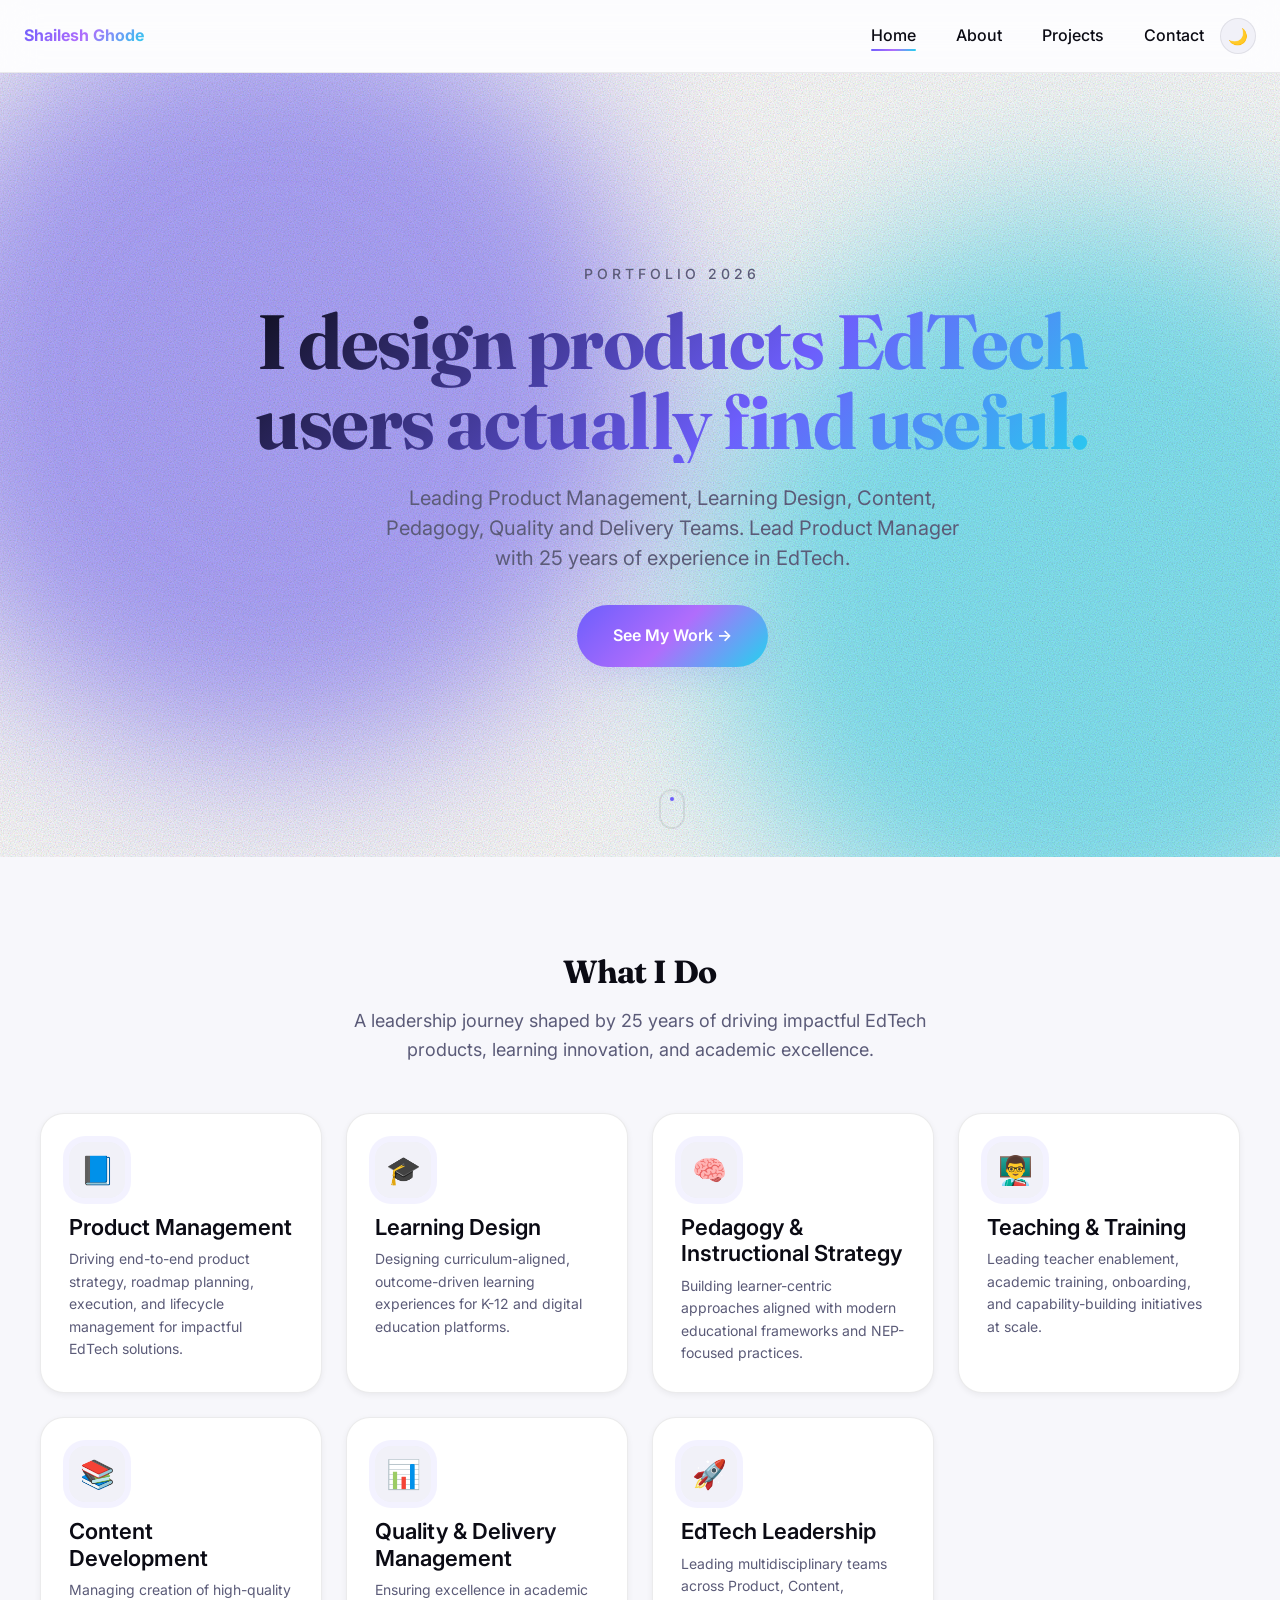
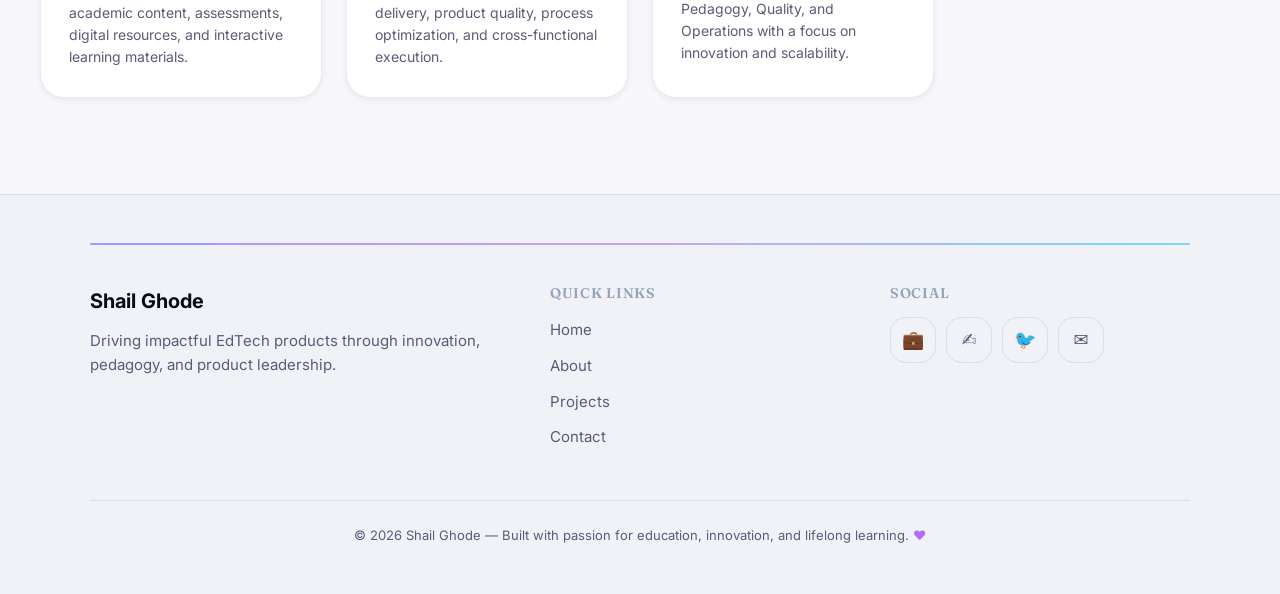
<file: index.html>
<!DOCTYPE html>
<html lang="en">
<head>
  <meta charset="UTF-8">
  <meta name="viewport" content="width=device-width, initial-scale=1.0">
  <script>
    (function () {
      var stored = localStorage.getItem("aanya-theme");
      var prefersDark = window.matchMedia("(prefers-color-scheme: dark)").matches;
      document.documentElement.setAttribute("data-theme", stored || (prefersDark ? "dark" : "light"));
    })();
  </script>
  <title>Shailesh Ghode | Product Management Expert</title>
  <link rel="stylesheet" href="styles.css">
</head>
<body>

  <!-- Main site navigation: stays at the top while you scroll -->
  <nav class="nav">
    <!-- Brand / logo area on the left -->
    <a href="index.html" class="nav__brand">Shailesh Ghode</a>

    <div class="nav__controls">
      <ul id="nav-menu" class="nav__links">
        <li><a href="index.html" class="nav__link active">Home</a></li>
        <li><a href="about.html" class="nav__link">About</a></li>
        <li><a href="projects.html" class="nav__link">Projects</a></li>
        <li><a href="contact.html" class="nav__link">Contact</a></li>
      </ul>
      <button type="button" class="nav__theme-toggle" id="theme-toggle" aria-label="Switch to dark mode">🌙</button>
      <button
        class="nav__toggle"
        type="button"
        aria-expanded="false"
        aria-controls="nav-menu"
        aria-label="Toggle navigation menu"
      >
        <span class="nav__toggle-icon" aria-hidden="true">☰</span>
      </button>
    </div>
  </nav>

  <section class="hero">
    <p class="hero__eyebrow">PORTFOLIO 2026</p>
    <h1 class="hero__title">I design products EdTech users actually find useful.</h1>
    <p class="hero__subtitle">Leading Product Management, Learning Design, Content, Pedagogy, Quality and Delivery Teams. Lead Product Manager with 25 years of experience in EdTech.</p>
    <a href="projects.html" class="hero__cta btn-shine">See My Work →</a>
    <div class="hero__scroll" aria-hidden="true"><span></span></div>
  </section>

  <section class="skills">
    <h2 class="skills__heading">What I Do</h2>
    <p class="skills__tagline">A leadership journey shaped by 25 years of driving impactful EdTech products, learning innovation, and academic excellence.</p>

    <div class="skills__grid">
      <!-- Product Management card -->
      <article class="skills__card reveal">
        <span class="skills__icon" aria-hidden="true">📘</span>
        <h3 class="skills__name">Product Management</h3>
        <p class="skills__desc">Driving end-to-end product strategy, roadmap planning, execution, and lifecycle management for impactful EdTech solutions.</p>
      </article>

      <!-- Learning Design card -->
      <article class="skills__card reveal">
        <span class="skills__icon" aria-hidden="true">🎓</span>
        <h3 class="skills__name">Learning Design</h3>
        <p class="skills__desc">Designing curriculum-aligned, outcome-driven learning experiences for K-12 and digital education platforms.</p>
      </article>

      <!-- Pedagogy & Instructional Strategy card -->
      <article class="skills__card reveal">
        <span class="skills__icon" aria-hidden="true">🧠</span>
        <h3 class="skills__name">Pedagogy &amp; Instructional Strategy</h3>
        <p class="skills__desc">Building learner-centric approaches aligned with modern educational frameworks and NEP-focused practices.</p>
      </article>

      <!-- Teaching & Training card -->
      <article class="skills__card reveal">
        <span class="skills__icon" aria-hidden="true">👨‍🏫</span>
        <h3 class="skills__name">Teaching &amp; Training</h3>
        <p class="skills__desc">Leading teacher enablement, academic training, onboarding, and capability-building initiatives at scale.</p>
      </article>

      <!-- Content Development card -->
      <article class="skills__card reveal">
        <span class="skills__icon" aria-hidden="true">📚</span>
        <h3 class="skills__name">Content Development</h3>
        <p class="skills__desc">Managing creation of high-quality academic content, assessments, digital resources, and interactive learning materials.</p>
      </article>

      <!-- Quality & Delivery Management card -->
      <article class="skills__card reveal">
        <span class="skills__icon" aria-hidden="true">📊</span>
        <h3 class="skills__name">Quality &amp; Delivery Management</h3>
        <p class="skills__desc">Ensuring excellence in academic delivery, product quality, process optimization, and cross-functional execution.</p>
      </article>

      <!-- EdTech Leadership card -->
      <article class="skills__card reveal">
        <span class="skills__icon" aria-hidden="true">🚀</span>
        <h3 class="skills__name">EdTech Leadership</h3>
        <p class="skills__desc">Leading multidisciplinary teams across Product, Content, Pedagogy, Quality, and Operations with a focus on innovation and scalability.</p>
      </article>
    </div>
  </section>

  <footer class="footer">
    <div class="footer__inner">
      <div class="footer__accent" aria-hidden="true"></div>
      <div class="footer__columns">
        <div class="footer__brand">
          <p class="footer__name">Shail Ghode</p>
          <p class="footer__tagline">Driving impactful EdTech products through innovation, pedagogy, and product leadership.</p>
        </div>
        <div class="footer__col">
          <h2 class="footer__heading">Quick links</h2>
          <ul class="footer__links">
            <li><a href="index.html">Home</a></li>
            <li><a href="about.html">About</a></li>
            <li><a href="projects.html">Projects</a></li>
            <li><a href="contact.html">Contact</a></li>
          </ul>
        </div>
        <div class="footer__col">
          <h2 class="footer__heading">Social</h2>
          <ul class="footer__social">
            <li><a href="https://linkedin.com" target="_blank" rel="noopener noreferrer" class="social-icon-btn" aria-label="LinkedIn"><span aria-hidden="true">💼</span></a></li>
            <li><a href="https://medium.com" target="_blank" rel="noopener noreferrer" class="social-icon-btn" aria-label="Medium"><span aria-hidden="true">✍️</span></a></li>
            <li><a href="https://twitter.com" target="_blank" rel="noopener noreferrer" class="social-icon-btn" aria-label="Twitter"><span aria-hidden="true">🐦</span></a></li>
            <li><a href="mailto:shailesh.ghode@example.com" class="social-icon-btn" aria-label="Email"><span aria-hidden="true">✉️</span></a></li>
          </ul>
        </div>
      </div>
      <p class="footer__copy">© 2026 Shail Ghode — Built with passion for education, innovation, and lifelong learning. <span class="footer__heart" aria-hidden="true">♥</span></p>
    </div>
  </footer>

  <script src="script.js"></script>
</body>
</html>
</file>
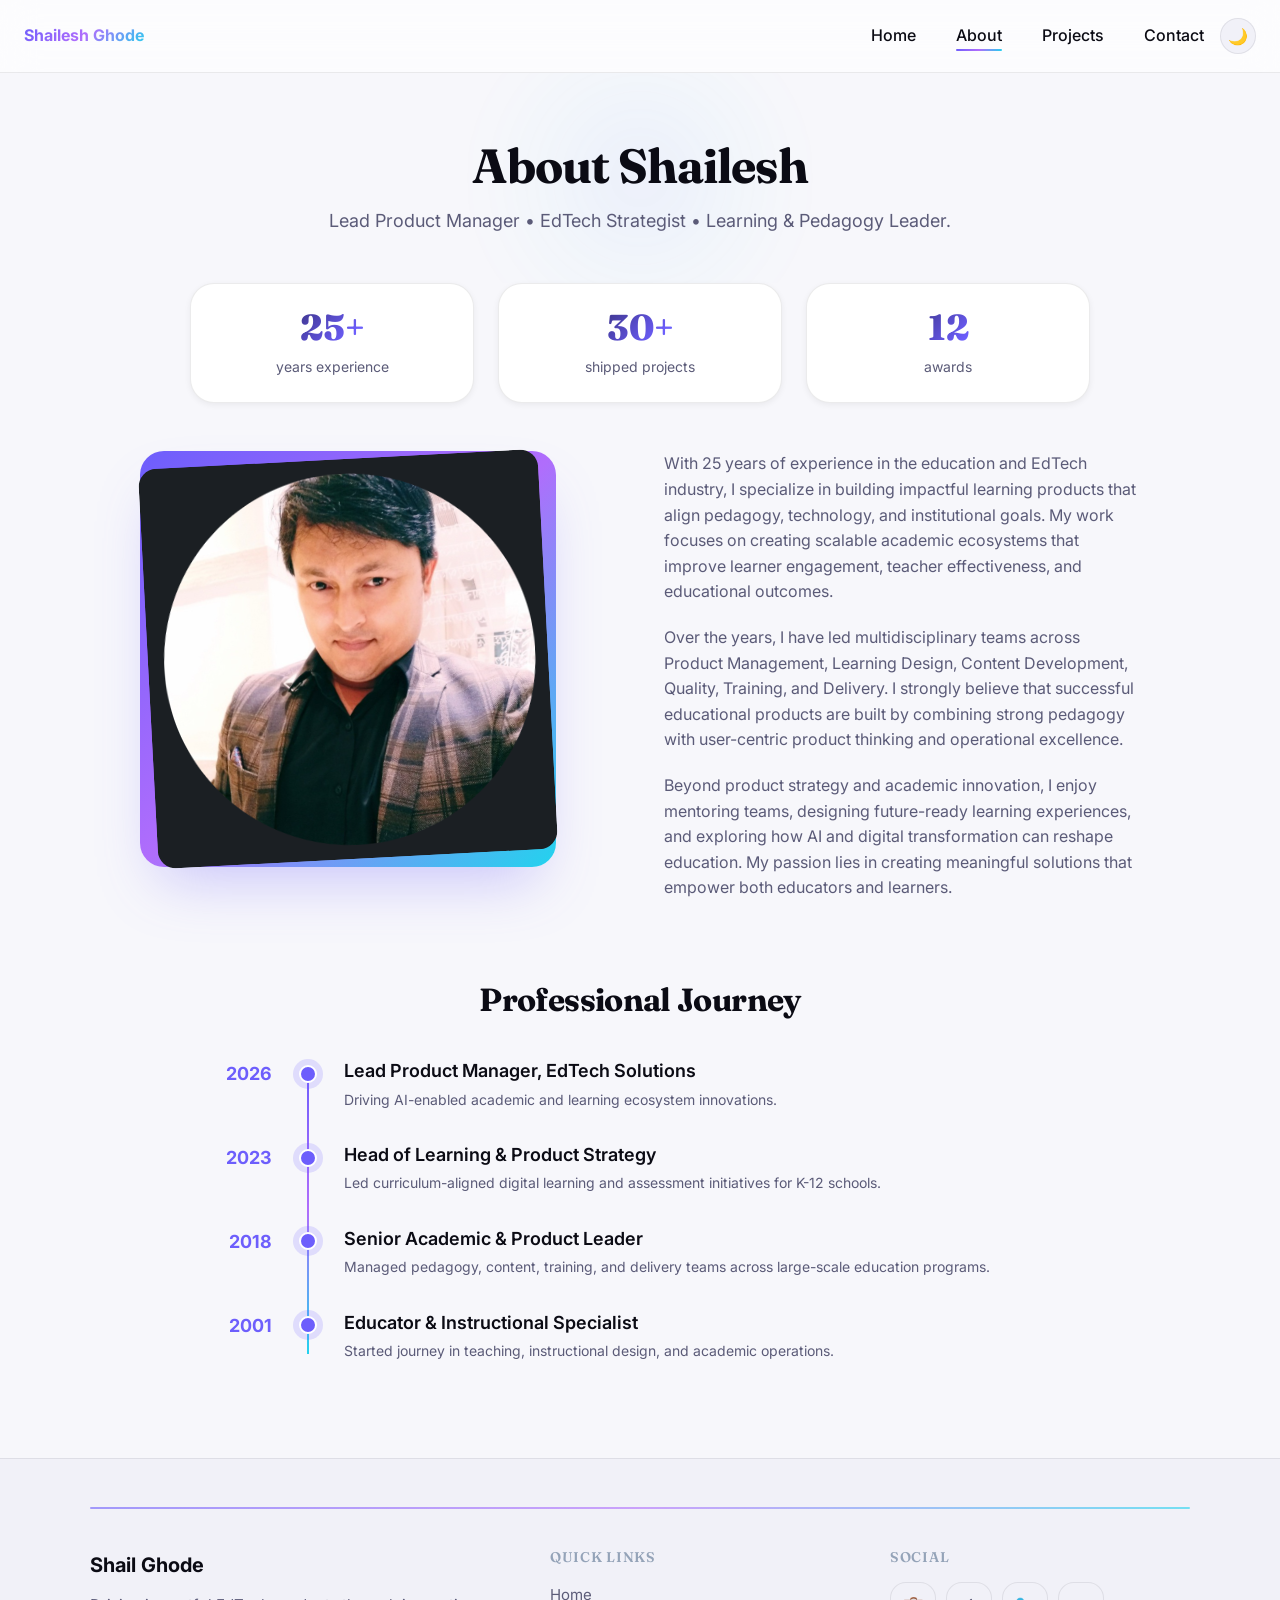
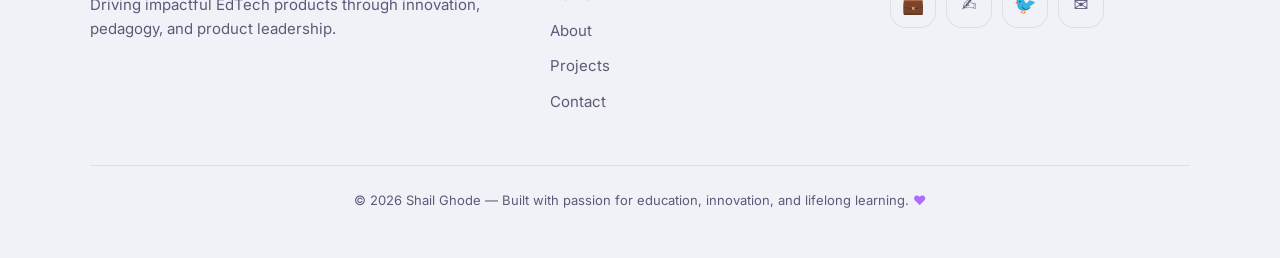
<file: about.html>
<!DOCTYPE html>
<html lang="en">
<head>
  <meta charset="UTF-8">
  <meta name="viewport" content="width=device-width, initial-scale=1.0">
  <script>
    (function () {
      var stored = localStorage.getItem("aanya-theme");
      var prefersDark = window.matchMedia("(prefers-color-scheme: dark)").matches;
      document.documentElement.setAttribute("data-theme", stored || (prefersDark ? "dark" : "light"));
    })();
  </script>
  <title>About | Shailesh Ghode</title>
  <link rel="stylesheet" href="styles.css">
</head>
<body>

  <!-- Main site navigation: stays at the top while you scroll -->
  <nav class="nav">
    <!-- Brand / logo area on the left -->
    <a href="index.html" class="nav__brand">Shailesh Ghode</a>

    <div class="nav__controls">
      <ul id="nav-menu" class="nav__links">
        <li><a href="index.html" class="nav__link">Home</a></li>
        <li><a href="about.html" class="nav__link active">About</a></li>
        <li><a href="projects.html" class="nav__link">Projects</a></li>
        <li><a href="contact.html" class="nav__link">Contact</a></li>
      </ul>
      <button type="button" class="nav__theme-toggle" id="theme-toggle" aria-label="Switch to dark mode">🌙</button>
      <button
        class="nav__toggle"
        type="button"
        aria-expanded="false"
        aria-controls="nav-menu"
        aria-label="Toggle navigation menu"
      >
        <span class="nav__toggle-icon" aria-hidden="true">☰</span>
      </button>
    </div>
  </nav>

  <header class="about-header">
    <h1 class="about-header__title">About Shailesh</h1>
    <p class="about-header__subtitle">Lead Product Manager • EdTech Strategist • Learning &amp; Pedagogy Leader.</p>
  </header>

  <section class="about-stats reveal">
    <div class="about-stats__item">
      <span class="about-stats__num" data-count="25" data-suffix="+">0</span>
      <span class="about-stats__label">years experience</span>
    </div>
    <div class="about-stats__item">
      <span class="about-stats__num" data-count="30" data-suffix="+">0</span>
      <span class="about-stats__label">shipped projects</span>
    </div>
    <div class="about-stats__item">
      <span class="about-stats__num" data-count="12">0</span>
      <span class="about-stats__label">awards</span>
    </div>
  </section>

  <section class="about-intro">
    <div class="about-intro__grid">
      <div class="about-intro__image-wrap">
      <img
        class="about-intro__image"
        src="Shail.png"
        alt="Shail Ghode — EdTech product leader"
        width="400"
        height="400"
      >
      </div>
      <div class="about-intro__bio">
        <p>With 25 years of experience in the education and EdTech industry, I specialize in building impactful learning products that align pedagogy, technology, and institutional goals. My work focuses on creating scalable academic ecosystems that improve learner engagement, teacher effectiveness, and educational outcomes.</p>
        <p>Over the years, I have led multidisciplinary teams across Product Management, Learning Design, Content Development, Quality, Training, and Delivery. I strongly believe that successful educational products are built by combining strong pedagogy with user-centric product thinking and operational excellence.</p>
        <p>Beyond product strategy and academic innovation, I enjoy mentoring teams, designing future-ready learning experiences, and exploring how AI and digital transformation can reshape education. My passion lies in creating meaningful solutions that empower both educators and learners.</p>
      </div>
    </div>
  </section>

  <section class="about-journey">
    <h2 class="about-journey__heading">Professional Journey</h2>
    <ol class="timeline">
      <li class="timeline__item reveal">
        <span class="timeline__year">2026</span>
        <span class="timeline__track" aria-hidden="true"></span>
        <div class="timeline__content">
          <h3 class="timeline__role">Lead Product Manager, EdTech Solutions</h3>
          <p class="timeline__desc">Driving AI-enabled academic and learning ecosystem innovations.</p>
        </div>
      </li>
      <li class="timeline__item reveal">
        <span class="timeline__year">2023</span>
        <span class="timeline__track" aria-hidden="true"></span>
        <div class="timeline__content">
          <h3 class="timeline__role">Head of Learning &amp; Product Strategy</h3>
          <p class="timeline__desc">Led curriculum-aligned digital learning and assessment initiatives for K-12 schools.</p>
        </div>
      </li>
      <li class="timeline__item reveal">
        <span class="timeline__year">2018</span>
        <span class="timeline__track" aria-hidden="true"></span>
        <div class="timeline__content">
          <h3 class="timeline__role">Senior Academic &amp; Product Leader</h3>
          <p class="timeline__desc">Managed pedagogy, content, training, and delivery teams across large-scale education programs.</p>
        </div>
      </li>
      <li class="timeline__item reveal">
        <span class="timeline__year">2001</span>
        <span class="timeline__track" aria-hidden="true"></span>
        <div class="timeline__content">
          <h3 class="timeline__role">Educator &amp; Instructional Specialist</h3>
          <p class="timeline__desc">Started journey in teaching, instructional design, and academic operations.</p>
        </div>
      </li>
    </ol>
  </section>

  <footer class="footer">
    <div class="footer__inner">
      <div class="footer__accent" aria-hidden="true"></div>
      <div class="footer__columns">
        <div class="footer__brand">
          <p class="footer__name">Shail Ghode</p>
          <p class="footer__tagline">Driving impactful EdTech products through innovation, pedagogy, and product leadership.</p>
        </div>
        <div class="footer__col">
          <h2 class="footer__heading">Quick links</h2>
          <ul class="footer__links">
            <li><a href="index.html">Home</a></li>
            <li><a href="about.html">About</a></li>
            <li><a href="projects.html">Projects</a></li>
            <li><a href="contact.html">Contact</a></li>
          </ul>
        </div>
        <div class="footer__col">
          <h2 class="footer__heading">Social</h2>
          <ul class="footer__social">
            <li><a href="https://linkedin.com" target="_blank" rel="noopener noreferrer" class="social-icon-btn" aria-label="LinkedIn"><span aria-hidden="true">💼</span></a></li>
            <li><a href="https://medium.com" target="_blank" rel="noopener noreferrer" class="social-icon-btn" aria-label="Medium"><span aria-hidden="true">✍️</span></a></li>
            <li><a href="https://twitter.com" target="_blank" rel="noopener noreferrer" class="social-icon-btn" aria-label="Twitter"><span aria-hidden="true">🐦</span></a></li>
            <li><a href="mailto:shailesh.ghode@example.com" class="social-icon-btn" aria-label="Email"><span aria-hidden="true">✉️</span></a></li>
          </ul>
        </div>
      </div>
      <p class="footer__copy">© 2026 Shail Ghode — Built with passion for education, innovation, and lifelong learning. <span class="footer__heart" aria-hidden="true">♥</span></p>
    </div>
  </footer>

  <script src="script.js"></script>
</body>
</html>
</file>
<file: styles.css>
@import url("https://fonts.googleapis.com/css2?family=Fraunces:opsz,wght@9..144,600;800&family=Inter:wght@400;500;600;700&display=swap");

:root {
  /* Light theme (default) */
  --bg: #f7f7fb;
  --surface: #ffffff;
  --surface-2: #f1f1f8;
  --text: #0b0b14;
  --text-muted: #5b5b78;
  --border: rgba(11, 11, 20, 0.08);
  --primary: #6d5efc;
  --primary-2: #b06dfc;
  --accent: #22d3ee;
  --success: #16a34a;
  --danger: #ef4444;
  --shadow-sm: 0 2px 6px rgba(11, 11, 20, 0.06);
  --shadow-md: 0 12px 32px -8px rgba(109, 94, 252, 0.18);
  --shadow-lg: 0 30px 60px -20px rgba(109, 94, 252, 0.35);
  --radius-sm: 10px;
  --radius-md: 16px;
  --radius-lg: 24px;
  --radius-pill: 999px;
  --ease: cubic-bezier(0.2, 0.7, 0.2, 1);
  --dur-fast: 180ms;
  --dur: 320ms;
  --dur-slow: 650ms;
  --grad-hero: linear-gradient(135deg, #6d5efc 0%, #b06dfc 50%, #22d3ee 100%);
  --grad-text: linear-gradient(135deg, #0b0b14 0%, #6d5efc 60%, #22d3ee 100%);

  /* Legacy aliases */
  --color-bg: var(--surface);
  --color-text: var(--text);
  --color-muted: var(--text-muted);
  --color-primary: var(--primary);
  --color-primary-dark: var(--primary-2);
  --color-accent: var(--accent);
  --color-surface: var(--surface-2);
}

:root[data-theme="dark"] {
  --bg: #08090f;
  --surface: #13141f;
  --surface-2: #1c1d2e;
  --text: #f5f5fa;
  --text-muted: #9ca3b7;
  --border: rgba(245, 245, 250, 0.1);
  --shadow-sm: 0 2px 8px rgba(0, 0, 0, 0.4);
  --shadow-md: 0 14px 40px -10px rgba(34, 211, 238, 0.2);
  --shadow-lg: 0 30px 80px -20px rgba(109, 94, 252, 0.45);
  --grad-text: linear-gradient(135deg, #ffffff 0%, #b06dfc 60%, #22d3ee 100%);
}

html {
  scroll-behavior: smooth;
}

body {
  margin: 0;
  font-family: "Inter", system-ui, sans-serif;
  font-size: 16px;
  line-height: 1.6;
  color: var(--text);
  background-color: var(--bg);
}

h1,
h2 {
  font-family: "Fraunces", Georgia, serif;
  line-height: 1.2;
  letter-spacing: -0.02em;
}

h1 {
  font-size: 48px;
}

h2 {
  font-size: 32px;
}

h3 {
  font-size: 22px;
  line-height: 1.2;
}

/* === NAVIGATION === */

.nav {
  position: sticky;
  top: 0;
  z-index: 100;
  display: flex;
  align-items: center;
  justify-content: space-between;
  height: 64px;
  padding: 0 2rem;
  background-color: var(--color-text);
  font-size: 16px;
}

.nav__brand,
.nav__link {
  color: var(--color-bg);
  text-decoration: none;
  transition: color 0.2s ease;
}

.nav__brand:hover,
.nav__link:hover {
  color: var(--color-accent);
}

.nav__links {
  display: flex;
  align-items: center;
  gap: 2.5rem;
  margin: 0;
  padding: 0;
  list-style: none;
}

.nav__link.active {
  text-decoration: underline;
  text-decoration-color: var(--color-accent);
  text-underline-offset: 4px;
}

.nav__toggle {
  display: none;
  align-items: center;
  justify-content: center;
  width: 44px;
  height: 44px;
  padding: 0;
  border: none;
  border-radius: 8px;
  background: transparent;
  color: var(--color-bg);
  cursor: pointer;
}

.nav__toggle-icon {
  display: inline-block;
  font-size: 24px;
  line-height: 1;
  transition: transform 0.25s ease, opacity 0.25s ease;
}

.nav--open .nav__toggle-icon {
  transform: rotate(90deg);
}

/* === HERO === */

.hero {
  display: flex;
  flex-direction: column;
  align-items: center;
  justify-content: center;
  width: 100%;
  height: 80vh;
  padding: 2rem;
  background: linear-gradient(to bottom right, #4f46e5, #9333ea);
  color: var(--color-bg);
  text-align: center;
}

.hero__eyebrow {
  margin: 0 0 1rem;
  font-size: 14px;
  font-weight: 500;
  letter-spacing: 4px;
  text-transform: uppercase;
  opacity: 0.6;
}

.hero__title {
  margin: 0 0 1.25rem;
  max-width: 800px;
  font-weight: 700;
}

.hero__subtitle {
  margin: 0 0 2rem;
  max-width: 600px;
  font-size: 20px;
  line-height: 1.5;
  opacity: 0.8;
}

.hero__cta {
  display: inline-block;
  padding: 16px 32px;
  border-radius: 999px;
  background-color: var(--color-bg);
  color: var(--color-text);
  font-size: 16px;
  font-weight: 600;
  text-decoration: none;
  box-shadow: 0 4px 14px rgba(0, 0, 0, 0.15);
  transition: transform 0.2s ease, box-shadow 0.2s ease;
  animation: hero-cta-float 2s ease-in-out infinite;
}

@keyframes hero-cta-float {
  0%,
  100% {
    transform: translateY(0);
  }
  50% {
    transform: translateY(-3px);
  }
}

.hero__cta:hover {
  transform: translateY(-4px);
  box-shadow: 0 8px 20px rgba(0, 0, 0, 0.2);
}

/* === SKILLS === */

.skills {
  padding: 96px 24px;
  text-align: center;
}

.skills__heading {
  margin: 0 0 16px;
  font-weight: 700;
  color: var(--color-text);
}

.skills__tagline {
  margin: 0 auto 48px;
  max-width: 640px;
  font-size: 18px;
  color: var(--color-muted);
}

.skills__grid {
  display: grid;
  grid-template-columns: repeat(auto-fit, minmax(260px, 1fr));
  gap: 24px;
  max-width: 1200px;
  margin: 0 auto;
  text-align: left;
}

.skills__card {
  padding: 24px;
  border: 1px solid #e5e7eb;
  border-radius: 16px;
  background-color: var(--color-bg);
  box-shadow: 0 4px 12px rgba(0, 0, 0, 0.06);
  transition: transform 0.2s ease, box-shadow 0.2s ease;
}

.skills__card:hover {
  transform: translateY(-6px);
  box-shadow: 0 12px 24px rgba(0, 0, 0, 0.12);
}

.skills__icon {
  display: block;
  margin-bottom: 12px;
  font-size: 48px;
  line-height: 1;
}

.skills__name {
  margin: 0 0 8px;
  font-weight: 600;
  color: var(--color-text);
}

.skills__desc {
  margin: 0;
  font-size: 14px;
  line-height: 1.6;
  color: var(--color-muted);
}

/* === ABOUT === */

.about-header {
  padding: 64px 24px 48px;
  max-width: 900px;
  margin: 0 auto;
  text-align: center;
}

.about-header__title {
  margin: 0 0 12px;
  font-weight: 700;
  color: var(--color-text);
}

.about-header__subtitle {
  margin: 0;
  font-size: 18px;
  color: var(--color-muted);
}

.about-intro {
  padding: 0 24px 80px;
}

.about-intro__grid {
  display: grid;
  grid-template-columns: 1fr 1fr;
  gap: 48px;
  align-items: start;
  max-width: 1000px;
  margin: 0 auto;
}

.about-intro__image {
  width: 400px;
  height: 400px;
  max-width: 100%;
  border-radius: 50%;
  object-fit: cover;
}

.about-intro__bio p {
  margin: 0 0 1.25rem;
  color: #374151;
}

.about-intro__bio p:last-child {
  margin-bottom: 0;
}

.about-journey {
  padding: 0 24px 96px;
  max-width: 880px;
  margin: 0 auto;
}

.about-journey__heading {
  margin: 0 0 40px;
  font-weight: 700;
  color: var(--color-text);
  text-align: center;
}

.timeline {
  --timeline-year: 4.5rem;
  --timeline-track: 1.5rem;
  --timeline-gap: 1.5rem;
  position: relative;
  margin: 0;
  padding: 0;
  list-style: none;
}

.timeline::before {
  content: "";
  position: absolute;
  left: calc(var(--timeline-year) + var(--timeline-gap) + var(--timeline-track) / 2);
  top: 0.5rem;
  bottom: 0.5rem;
  width: 2px;
  background-color: #93c5fd;
  transform: translateX(-50%);
}

.timeline__item {
  display: grid;
  grid-template-columns: var(--timeline-year) var(--timeline-track) minmax(0, 1fr);
  column-gap: var(--timeline-gap);
  align-items: start;
  padding-bottom: 2rem;
}

.timeline__item:last-child {
  padding-bottom: 0;
}

.timeline__year {
  grid-column: 1;
  padding-top: 0.25rem;
  font-size: 18px;
  font-weight: 700;
  color: var(--color-primary);
  text-align: right;
  line-height: 1.2;
}

.timeline__track {
  grid-column: 2;
  display: flex;
  justify-content: center;
  padding-top: 0.35rem;
}

.timeline__track::before {
  content: "";
  width: 12px;
  height: 12px;
  border-radius: 50%;
  background-color: #93c5fd;
  border: 2px solid var(--color-bg);
  box-shadow: 0 0 0 2px #93c5fd;
  flex-shrink: 0;
  position: relative;
  z-index: 1;
}

.timeline__content {
  grid-column: 3;
  min-width: 0;
  padding-top: 0;
}

.timeline__role {
  margin: 0 0 6px;
  font-size: 18px;
  font-weight: 600;
  line-height: 1.3;
  color: var(--color-text);
}

.timeline__desc {
  margin: 0;
  font-size: 14px;
  line-height: 1.6;
  color: var(--color-muted);
}

/* === PROJECTS === */

.projects-header {
  padding: 64px 24px 48px;
  max-width: 900px;
  margin: 0 auto;
  text-align: center;
}

.projects-header__title {
  margin: 0 0 12px;
  font-weight: 700;
  color: var(--color-text);
}

.projects-header__subtitle {
  margin: 0;
  font-size: 18px;
  line-height: 1.6;
  color: var(--color-muted);
}

.projects {
  padding: 0 24px 96px;
}

.projects__grid {
  display: grid;
  grid-template-columns: repeat(auto-fit, minmax(320px, 1fr));
  gap: 32px;
  max-width: 1200px;
  margin: 0 auto;
}

.project-card {
  overflow: hidden;
  border: 1px solid #e5e7eb;
  border-radius: 12px;
  background-color: var(--color-bg);
  box-shadow: 0 4px 12px rgba(0, 0, 0, 0.06);
}

.project-card__image {
  display: block;
  width: 100%;
  aspect-ratio: 16 / 9;
  object-fit: cover;
}

.project-card__body {
  padding: 24px;
}

.project-card__title {
  margin: 0 0 8px;
  font-weight: 600;
  color: var(--color-text);
}

.project-card__desc {
  margin: 0 0 16px;
  font-size: 14px;
  line-height: 1.6;
  color: var(--color-muted);
}

.project-card__tags {
  display: flex;
  flex-wrap: wrap;
  gap: 8px;
  margin-bottom: 16px;
}

.project-card__tag {
  padding: 4px 10px;
  border-radius: 999px;
  background-color: #dbeafe;
  font-size: 12px;
  font-weight: 500;
  color: #1d4ed8;
}

.project-card__link {
  display: inline-block;
  font-size: 15px;
  font-weight: 600;
  color: var(--color-primary);
  text-decoration: none;
  transition: text-decoration 0.2s ease;
}

.project-card__link:hover {
  text-decoration: underline;
}

/* === CONTACT === */

.contact-header {
  padding: 64px 24px 48px;
  max-width: 900px;
  margin: 0 auto;
  text-align: center;
}

.contact-header__title {
  margin: 0 0 12px;
  font-weight: 700;
  color: var(--color-text);
}

.contact-header__subtitle {
  margin: 0;
  font-size: 18px;
  line-height: 1.6;
  color: var(--color-muted);
}

.contact {
  padding: 0 24px 96px;
}

.contact__grid {
  display: grid;
  grid-template-columns: 1fr 1.2fr;
  gap: 48px;
  align-items: start;
  max-width: 1000px;
  margin: 0 auto;
}

.contact-card {
  padding: 32px;
  border: 1px solid #e5e7eb;
  border-radius: 12px;
  background-color: var(--color-surface);
  box-shadow: 0 4px 12px rgba(0, 0, 0, 0.04);
}

.contact-card__heading {
  margin: 0 0 24px;
  font-weight: 600;
  color: var(--color-text);
}

.contact-card__item {
  margin: 0 0 20px;
  line-height: 1.6;
  color: #374151;
}

.contact-card__item a {
  color: var(--color-primary);
  text-decoration: none;
}

.contact-card__item a:hover {
  text-decoration: underline;
}

.contact-card__label {
  display: block;
  margin-bottom: 4px;
  font-size: 12px;
  font-weight: 600;
  letter-spacing: 0.05em;
  text-transform: uppercase;
  color: var(--color-muted);
}

.contact-card__social {
  margin-top: 8px;
}

.contact-card__links {
  margin: 0;
  padding: 0;
  list-style: none;
}

.contact-card__links li {
  margin-bottom: 8px;
}

.contact-card__links a {
  font-weight: 500;
  color: var(--color-primary);
  text-decoration: none;
}

.contact-card__links a:hover {
  text-decoration: underline;
}

.contact-form-wrap {
  width: 100%;
}

.contact-form {
  display: flex;
  flex-direction: column;
  gap: 20px;
}

.contact-form__field {
  display: flex;
  flex-direction: column;
  gap: 6px;
}

.contact-form__field label {
  font-size: 14px;
  font-weight: 600;
  color: #374151;
}

.contact-form__field input,
.contact-form__field select,
.contact-form__field textarea {
  width: 100%;
  padding: 12px;
  border: 1px solid #d1d5db;
  border-radius: 8px;
  background-color: var(--color-bg);
  font-size: 16px;
  font-family: inherit;
  color: var(--color-text);
  transition: border-color 0.2s ease, box-shadow 0.2s ease;
}

.contact-form__field textarea {
  resize: vertical;
  min-height: 120px;
}

.contact-form__field input:focus,
.contact-form__field select:focus,
.contact-form__field textarea:focus {
  outline: none;
  border-color: var(--color-primary);
  box-shadow: 0 0 0 3px rgba(99, 102, 241, 0.25);
}

.contact-form__submit {
  width: 100%;
  margin-top: 4px;
  padding: 14px;
  border: none;
  border-radius: 8px;
  background-color: var(--color-primary);
  font-size: 16px;
  font-weight: 600;
  color: var(--color-bg);
  cursor: pointer;
  transition: background-color 0.2s ease;
}

.contact-form__submit:hover {
  background-color: var(--color-primary-dark);
}

.contact-success {
  margin: 0;
  padding: 24px;
  border-radius: 8px;
  background-color: #ecfdf5;
  border: 1px solid #6ee7b7;
  line-height: 1.6;
  color: #065f46;
}

/* === FOOTER === */

.footer {
  padding: 48px 24px;
  background-color: #0f172a;
  color: #cbd5e1;
}

.footer__inner {
  max-width: 1100px;
  margin: 0 auto;
}

.footer__columns {
  display: grid;
  grid-template-columns: 1.4fr 1fr 1fr;
  gap: 40px;
  margin-bottom: 40px;
}

.footer__name {
  margin: 0 0 12px;
  font-size: 20px;
  font-weight: 700;
  color: var(--color-bg);
}

.footer__tagline {
  margin: 0;
  font-size: 15px;
  line-height: 1.6;
  color: #cbd5e1;
}

.footer__heading {
  margin: 0 0 16px;
  font-size: 14px;
  font-weight: 600;
  letter-spacing: 0.05em;
  text-transform: uppercase;
  color: #94a3b8;
}

.footer__links,
.footer__social {
  margin: 0;
  padding: 0;
  list-style: none;
}

.footer__links li,
.footer__social li {
  margin-bottom: 10px;
}

.footer__links a,
.footer__social a {
  display: inline-flex;
  align-items: center;
  gap: 8px;
  color: #cbd5e1;
  text-decoration: none;
  font-size: 15px;
  transition: color 0.2s ease;
}

.footer__links a:hover,
.footer__social a:hover {
  color: var(--color-bg);
}

.footer__copy {
  margin: 0;
  padding-top: 24px;
  border-top: 1px solid #1e293b;
  font-size: 13px;
  line-height: 1.6;
  color: #94a3b8;
  text-align: center;
}

/* === DESIGN TOKENS === */

body,
body *,
body *::before,
body *::after {
  transition:
    background-color var(--dur) var(--ease),
    color var(--dur) var(--ease),
    border-color var(--dur) var(--ease),
    box-shadow var(--dur) var(--ease);
}

/* === GLOBAL ANIMATIONS & UTILITIES === */

.scroll-progress {
  position: fixed;
  top: 0;
  left: 0;
  z-index: 1000;
  width: 0;
  height: 3px;
  background: var(--grad-hero);
  pointer-events: none;
}

.reveal {
  opacity: 0;
  transform: translateY(28px);
  transition:
    opacity var(--dur-slow) var(--ease),
    transform var(--dur-slow) var(--ease);
}

.reveal.is-visible {
  opacity: 1;
  transform: translateY(0);
}

.btn-shine {
  position: relative;
  overflow: hidden;
}

.btn-shine::after {
  content: "";
  position: absolute;
  inset: 0;
  background: linear-gradient(120deg, transparent, rgba(255, 255, 255, 0.4), transparent);
  transform: translateX(-120%);
  transition: transform 700ms var(--ease);
  pointer-events: none;
}

.btn-shine:hover::after {
  transform: translateX(120%);
}

.social-icon-btn {
  display: inline-flex;
  align-items: center;
  justify-content: center;
  width: 56px;
  height: 56px;
  border-radius: var(--radius-md);
  background: var(--surface-2);
  border: 1px solid var(--border);
  font-size: 22px;
  text-decoration: none;
  transition:
    transform var(--dur-fast) var(--ease),
    background var(--dur-fast) var(--ease),
    box-shadow var(--dur-fast) var(--ease);
}

.social-icon-btn:hover {
  transform: scale(1.08);
  background: var(--grad-hero);
  box-shadow: var(--shadow-md);
}

.page-splash {
  position: fixed;
  inset: 0;
  z-index: 2000;
  display: grid;
  place-items: center;
  background: rgba(8, 9, 15, 0.92);
  opacity: 0;
  pointer-events: none;
  transition: opacity 320ms var(--ease);
}

.page-splash.is-active {
  opacity: 1;
}

.page-splash.is-done {
  opacity: 0;
}

.page-splash__brand {
  margin: 0;
  font-family: "Fraunces", Georgia, serif;
  font-size: clamp(28px, 5vw, 44px);
  font-weight: 800;
  background: var(--grad-hero);
  -webkit-background-clip: text;
  background-clip: text;
  color: transparent;
  animation: splashPulse 900ms var(--ease) forwards;
}

@keyframes splashPulse {
  0% { opacity: 0; transform: scale(0.96); }
  40% { opacity: 1; transform: scale(1); }
  100% { opacity: 0; transform: scale(1.02); }
}

@keyframes blobFloat {
  0%, 100% { transform: translate(0, 0); }
  50% { transform: translate(40px, -30px); }
}

@keyframes scrollDot {
  0% { transform: translateY(0); opacity: 1; }
  70% { transform: translateY(14px); opacity: 0.2; }
  100% { transform: translateY(0); opacity: 1; }
}

@keyframes heartPulse {
  0%, 100% { transform: scale(1); }
  50% { transform: scale(1.25); }
}

@keyframes marqueeScroll {
  0% { transform: translateX(0); }
  100% { transform: translateX(-50%); }
}

:focus {
  outline: none;
}

:focus-visible {
  outline: 2px solid var(--primary);
  outline-offset: 3px;
  border-radius: inherit;
}

/* === NAV (GLASS) === */

.nav {
  height: 72px;
  padding: 0 1.5rem;
  background: rgba(255, 255, 255, 0.65);
  backdrop-filter: blur(18px) saturate(140%);
  -webkit-backdrop-filter: blur(18px) saturate(140%);
  border-bottom: 1px solid var(--border);
  box-shadow: none;
  transition:
    height var(--dur) var(--ease),
    box-shadow var(--dur) var(--ease),
    background var(--dur) var(--ease);
}

:root[data-theme="dark"] .nav {
  background: rgba(19, 20, 31, 0.55);
}

.nav.is-scrolled {
  height: 56px;
  background: rgba(255, 255, 255, 0.82);
  box-shadow: var(--shadow-md);
}

:root[data-theme="dark"] .nav.is-scrolled {
  background: rgba(19, 20, 31, 0.78);
}

.nav__brand {
  background: var(--grad-hero);
  -webkit-background-clip: text;
  background-clip: text;
  color: transparent !important;
  font-weight: 700;
}

.nav__brand:hover {
  opacity: 0.85;
  color: transparent !important;
}

.nav__controls {
  display: flex;
  align-items: center;
  gap: 1rem;
}

.nav__link {
  position: relative;
  color: var(--text);
  font-weight: 500;
}

.nav__link:hover {
  color: var(--primary);
}

.nav__link.active {
  text-decoration: none;
}

.nav__link.active::after {
  content: "";
  position: absolute;
  left: 0;
  bottom: -6px;
  width: 100%;
  height: 2px;
  background: var(--grad-hero);
  border-radius: var(--radius-pill);
  animation: navUnderline var(--dur) var(--ease) forwards;
}

@keyframes navUnderline {
  from { transform: scaleX(0); transform-origin: left; }
  to { transform: scaleX(1); transform-origin: left; }
}

.nav__theme-toggle {
  display: inline-flex;
  align-items: center;
  justify-content: center;
  width: 36px;
  height: 36px;
  padding: 0;
  border: 1px solid var(--border);
  border-radius: var(--radius-pill);
  background: var(--surface-2);
  font-size: 16px;
  cursor: pointer;
  flex-shrink: 0;
}

.nav__toggle {
  color: var(--text);
}

/* === HERO (BLOBS) === */

.hero {
  position: relative;
  overflow: hidden;
  display: flex;
  flex-direction: column;
  align-items: center;
  justify-content: center;
  width: 100%;
  min-height: 80vh;
  padding: 2rem;
  background-color: var(--surface);
  background-image: url("data:image/svg+xml,%3Csvg viewBox='0 0 120 120' xmlns='http://www.w3.org/2000/svg'%3E%3Cfilter id='n'%3E%3CfeTurbulence type='fractalNoise' baseFrequency='0.85' numOctaves='4' stitchTiles='stitch'/%3E%3C/filter%3E%3Crect width='120' height='120' filter='url(%23n)' opacity='0.55'/%3E%3C/svg%3E");
  background-size: 120px 120px;
  color: var(--text);
  text-align: center;
  isolation: isolate;
}

.hero::before,
.hero::after {
  content: "";
  position: absolute;
  width: 60vw;
  height: 60vw;
  border-radius: 50%;
  filter: blur(80px);
  opacity: 0.55;
  z-index: -1;
  animation: blobFloat 12s ease-in-out infinite;
}

.hero::before {
  top: -10%;
  left: -8%;
  background: #6d5efc;
}

.hero::after {
  bottom: -15%;
  right: -10%;
  background: #22d3ee;
  animation-delay: -6s;
  animation-duration: 14s;
}

:root:not([data-theme="dark"]) .hero::before,
:root:not([data-theme="dark"]) .hero::after {
  mix-blend-mode: multiply;
}

:root[data-theme="dark"] .hero::before,
:root[data-theme="dark"] .hero::after {
  mix-blend-mode: screen;
}

.hero__eyebrow {
  color: var(--text-muted);
  opacity: 1;
}

.hero__title {
  max-width: 900px;
  font-size: clamp(40px, 6vw, 84px);
  line-height: 1.05;
  background: var(--grad-text);
  -webkit-background-clip: text;
  background-clip: text;
  color: transparent;
}

.hero__subtitle {
  color: var(--text-muted);
  opacity: 1;
}

.hero__cta {
  position: relative;
  padding: 18px 36px;
  border-radius: var(--radius-pill);
  background: var(--grad-hero);
  color: #ffffff;
  box-shadow: var(--shadow-md);
  animation: none;
  overflow: hidden;
}

.hero__cta:hover {
  transform: translateY(-3px);
  box-shadow: var(--shadow-lg);
}

.hero__cta.btn-shine::after {
  display: block;
}

.hero__scroll {
  position: absolute;
  bottom: 28px;
  left: 50%;
  transform: translateX(-50%);
  width: 22px;
  height: 36px;
  border: 2px solid var(--border);
  border-radius: var(--radius-pill);
}

.hero__scroll span {
  display: block;
  width: 4px;
  height: 4px;
  margin: 6px auto 0;
  border-radius: 50%;
  background: var(--primary);
  animation: scrollDot 1.6s ease-in-out infinite;
}

/* === SKILLS (UPGRADED) === */

.skills {
  background: var(--bg);
}

.skills__heading,
.skills__name {
  color: var(--text);
}

.skills__tagline,
.skills__desc {
  color: var(--text-muted);
}

.skills__card {
  position: relative;
  overflow: hidden;
  padding: 28px;
  border: 1px solid var(--border);
  border-radius: var(--radius-lg);
  background: var(--surface);
  box-shadow: var(--shadow-sm);
  transition:
    transform var(--dur) var(--ease),
    box-shadow var(--dur) var(--ease),
    border-color var(--dur) var(--ease);
}

.skills__card::after {
  content: "";
  position: absolute;
  inset: 0;
  background: linear-gradient(120deg, transparent 30%, rgba(255, 255, 255, 0.35) 50%, transparent 70%);
  transform: translateX(-100%);
  transition: transform var(--dur-slow) var(--ease);
  pointer-events: none;
}

.skills__card:hover {
  transform: translateY(-8px);
  box-shadow: var(--shadow-lg);
  border: 1px solid transparent;
  background:
    linear-gradient(var(--surface), var(--surface)) padding-box,
    var(--grad-hero) border-box;
}

.skills__card:hover::after {
  transform: translateX(100%);
}

.skills__icon {
  display: inline-flex;
  align-items: center;
  justify-content: center;
  width: 56px;
  height: 56px;
  margin-bottom: 16px;
  border-radius: var(--radius-md);
  background: var(--surface-2);
  font-size: 28px;
  line-height: 1;
  box-shadow: 0 0 0 6px rgba(109, 94, 252, 0.08);
}

/* === ABOUT (STATS + TIMELINE) === */

.about-header {
  position: relative;
  overflow: hidden;
}

.about-header::before {
  content: "";
  position: absolute;
  top: 50%;
  left: 50%;
  width: 320px;
  height: 320px;
  transform: translate(-50%, -50%);
  background: radial-gradient(circle, rgba(109, 94, 252, 0.35), rgba(34, 211, 238, 0.15), transparent 70%);
  filter: blur(40px);
  opacity: 0.25;
  z-index: -1;
  animation: blobFloat 14s ease-in-out infinite;
}

.about-stats {
  display: grid;
  grid-template-columns: repeat(3, 1fr);
  gap: 24px;
  max-width: 900px;
  margin: 0 auto 48px;
  padding: 0 24px;
}

.about-stats__item {
  padding: 24px;
  text-align: center;
  border: 1px solid var(--border);
  border-radius: var(--radius-lg);
  background: var(--surface);
  box-shadow: var(--shadow-sm);
}

.about-stats__num {
  display: block;
  font-family: "Fraunces", Georgia, serif;
  font-size: 36px;
  font-weight: 800;
  line-height: 1.1;
  background: var(--grad-text);
  -webkit-background-clip: text;
  background-clip: text;
  color: transparent;
}

.about-stats__label {
  display: block;
  margin-top: 8px;
  font-size: 14px;
  color: var(--text-muted);
}

.about-intro__image-wrap {
  display: flex;
  justify-content: center;
  padding: 8px;
  background: var(--grad-hero);
  border-radius: var(--radius-lg);
  box-shadow: var(--shadow-lg);
  width: fit-content;
  max-width: 100%;
}

.about-intro__image {
  border-radius: calc(var(--radius-lg) - 6px);
  border: none;
  box-shadow: none;
  transform: rotate(-3deg);
  transition: transform var(--dur) var(--ease);
}

@media (min-width: 901px) {
  .about-intro__image:hover {
    transform: rotate(0deg);
  }
}

.about-intro__bio p {
  color: var(--text-muted);
}

.timeline::before {
  width: 2px;
  background: var(--grad-hero);
}

.timeline__year {
  color: var(--primary);
}

.timeline__track::before {
  width: 14px;
  height: 14px;
  background: var(--primary);
  border: 2px solid var(--surface);
  box-shadow: 0 0 0 6px rgba(109, 94, 252, 0.18);
}

.timeline__role {
  color: var(--text);
}

.timeline__desc {
  color: var(--text-muted);
}

.timeline__item.reveal:nth-child(1) { transition-delay: 50ms; }
.timeline__item.reveal:nth-child(2) { transition-delay: 150ms; }
.timeline__item.reveal:nth-child(3) { transition-delay: 250ms; }
.timeline__item.reveal:nth-child(4) { transition-delay: 350ms; }

/* === PROJECTS (MARQUEE + CARDS) === */

.projects-marquee {
  overflow: hidden;
  max-width: 1200px;
  margin: 0 auto 40px;
  padding: 0 24px;
  mask-image: linear-gradient(90deg, transparent, #000 8%, #000 92%, transparent);
}

.projects-marquee:hover .projects-marquee__track {
  animation-play-state: paused;
}

.projects-marquee__track {
  display: flex;
  width: max-content;
  gap: 12px;
  animation: marqueeScroll 30s linear infinite;
}

.projects-marquee__row {
  display: flex;
  gap: 12px;
  flex-shrink: 0;
}

.projects-marquee__pill {
  padding: 6px 14px;
  border-radius: var(--radius-pill);
  border: 1px solid var(--border);
  background: var(--surface);
  font-size: 12px;
  color: var(--text-muted);
  white-space: nowrap;
}

.project-card {
  border: 1px solid var(--border);
  border-radius: var(--radius-lg);
  background: var(--surface);
  box-shadow: var(--shadow-sm);
  transition:
    transform var(--dur) var(--ease),
    box-shadow var(--dur) var(--ease);
}

.project-card:hover {
  transform: rotate(-0.4deg) translateY(-6px);
  box-shadow: var(--shadow-lg);
}

.project-card__media {
  position: relative;
  overflow: hidden;
  border-radius: var(--radius-md);
  margin: 12px 12px 0;
}

.project-card__image {
  transition: transform var(--dur) var(--ease);
}

.project-card:hover .project-card__image {
  transform: scale(1.06);
}

.project-card__overlay {
  position: absolute;
  inset: 0;
  background: linear-gradient(180deg, transparent 55%, rgba(0, 0, 0, 0.55) 100%);
  opacity: 0;
  transition: opacity var(--dur) var(--ease);
  pointer-events: none;
}

.project-card:hover .project-card__overlay {
  opacity: 1;
}

.project-card__title {
  color: var(--text);
}

.project-card__desc {
  color: var(--text-muted);
}

.project-card__tag {
  background: var(--surface-2);
  color: var(--primary);
  border: 1px solid var(--border);
  transition:
    background var(--dur-fast) var(--ease),
    color var(--dur-fast) var(--ease);
}

.project-card__tag:hover {
  background: var(--grad-hero);
  color: #ffffff;
}

.project-card__link {
  font-size: 15px;
  font-weight: 600;
  color: var(--primary);
  text-decoration: none;
}

@media (hover: hover) {
  .project-card__link {
    opacity: 0;
    transform: translateY(8px);
    transition:
      opacity var(--dur) var(--ease),
      transform var(--dur) var(--ease);
  }

  .project-card:hover .project-card__link {
    opacity: 1;
    transform: translateY(0);
  }
}

/* === CONTACT (FROSTED + FLOAT-LABELS) === */

.contact-card {
  background: var(--surface);
  border: 1px solid var(--border);
  border-radius: var(--radius-lg);
  box-shadow: var(--shadow-md);
}

.contact-card__item {
  color: var(--text-muted);
}

.contact-card__social-row {
  display: flex;
  gap: 12px;
  flex-wrap: wrap;
}

.contact-form-wrap.reveal {
  transition-delay: 100ms;
}

.contact-form__field--float {
  position: relative;
  display: block;
}

.contact-form__field--float label {
  position: absolute;
  left: 14px;
  top: 50%;
  transform: translateY(-50%);
  font-size: 16px;
  font-weight: 500;
  color: var(--text-muted);
  pointer-events: none;
  transition:
    top var(--dur-fast) var(--ease),
    transform var(--dur-fast) var(--ease),
    font-size var(--dur-fast) var(--ease),
    color var(--dur-fast) var(--ease);
}

.contact-form__field--float textarea + label {
  top: 18px;
  transform: none;
}

/* Select always shows option text, so keep label floated above */
.contact-form__field--float select + label {
  top: 0;
  transform: translateY(-50%);
  font-size: 12px;
  color: var(--text-muted);
  background: var(--bg);
  padding: 0 6px;
}

.contact-form__field--float input:focus + label,
.contact-form__field--float input:not(:placeholder-shown) + label,
.contact-form__field--float select:focus + label,
.contact-form__field--float textarea:focus + label,
.contact-form__field--float textarea:not(:placeholder-shown) + label {
  top: 0;
  transform: translateY(-50%);
  font-size: 12px;
  color: var(--primary);
  background: var(--bg);
  padding: 0 6px;
}

.contact-form__field--float input,
.contact-form__field--float select,
.contact-form__field--float textarea {
  padding: 20px 16px 12px;
  border: 1.5px solid var(--border);
  border-radius: var(--radius-md);
  background: var(--surface);
  color: var(--text);
}

.contact-form__field--float input:focus,
.contact-form__field--float select:focus,
.contact-form__field--float textarea:focus {
  border-color: var(--primary);
  box-shadow: 0 0 0 4px rgba(109, 94, 252, 0.18);
}

.contact-form__submit {
  padding: 14px 28px;
  border-radius: var(--radius-pill);
  background: var(--grad-hero);
  color: #ffffff;
  box-shadow: var(--shadow-md);
  position: relative;
  overflow: hidden;
}

.contact-form__submit:hover {
  background: var(--grad-hero);
  box-shadow: var(--shadow-lg);
}

.contact-success {
  background: rgba(22, 163, 74, 0.12);
  border-color: rgba(22, 163, 74, 0.35);
  color: var(--success);
}

.skills__card.reveal:nth-child(1) { transition-delay: 50ms; }
.skills__card.reveal:nth-child(2) { transition-delay: 100ms; }
.skills__card.reveal:nth-child(3) { transition-delay: 150ms; }
.skills__card.reveal:nth-child(4) { transition-delay: 200ms; }
.skills__card.reveal:nth-child(5) { transition-delay: 250ms; }
.skills__card.reveal:nth-child(6) { transition-delay: 300ms; }
.skills__card.reveal:nth-child(7) { transition-delay: 350ms; }

.project-card.reveal:nth-child(1) { transition-delay: 50ms; }
.project-card.reveal:nth-child(2) { transition-delay: 100ms; }
.project-card.reveal:nth-child(3) { transition-delay: 150ms; }
.project-card.reveal:nth-child(4) { transition-delay: 200ms; }
.project-card.reveal:nth-child(5) { transition-delay: 250ms; }
.project-card.reveal:nth-child(6) { transition-delay: 300ms; }

/* === FOOTER (UPGRADED) === */

.footer {
  background: var(--surface-2);
  color: var(--text-muted);
  border-top: 1px solid var(--border);
}

.footer__accent {
  height: 2px;
  margin-bottom: 40px;
  background: var(--grad-hero);
  opacity: 0.6;
  border-radius: var(--radius-pill);
}

.footer__name {
  color: var(--text);
}

.footer__tagline,
.footer__links a,
.footer__social a {
  color: var(--text-muted);
}

.footer__links a:hover,
.footer__social a:hover {
  color: var(--text);
}

.footer__social {
  display: flex;
  gap: 10px;
  flex-wrap: wrap;
}

.footer__social li {
  margin-bottom: 0;
}

.footer__social .social-icon-btn {
  width: 44px;
  height: 44px;
  font-size: 18px;
}

.footer__copy {
  border-top-color: var(--border);
  color: var(--text-muted);
}

.footer__heart {
  display: inline-block;
  color: var(--primary-2);
  animation: heartPulse 1.4s ease-in-out infinite;
}

/* === REDUCED MOTION === */

@media (prefers-reduced-motion: reduce) {
  *,
  ::before,
  ::after {
    animation-duration: 0.001ms !important;
    animation-iteration-count: 1 !important;
    transition-duration: 0.001ms !important;
    scroll-behavior: auto !important;
  }
}

/* === RESPONSIVE === */

@media (max-width: 767px) {
  .nav {
    flex-wrap: wrap;
    padding: 0 1rem;
  }

  .nav__controls {
    display: flex;
    align-items: center;
    justify-content: flex-end;
    flex: 1;
    gap: 0.5rem;
    flex-wrap: wrap;
  }

  .nav__toggle {
    display: flex;
  }

  .nav__links {
    display: none;
    flex-direction: column;
    align-items: stretch;
    order: 3;
    width: 100%;
    gap: 0;
    padding: 0.5rem 0 1rem;
    border-top: 1px solid var(--border);
  }

  .nav--open .nav__links {
    display: flex;
  }

  .nav__links li {
    width: 100%;
  }

  .nav__link {
    display: block;
    padding: 14px 0;
  }

  .hero__title {
    font-size: 36px;
  }

  .skills__grid {
    grid-template-columns: 1fr;
  }

  .about-intro__grid {
    grid-template-columns: 1fr;
    justify-items: center;
  }

  .about-intro__bio {
    text-align: left;
  }

  .contact__grid {
    grid-template-columns: 1fr;
  }

  .footer__columns {
    grid-template-columns: 1fr;
    gap: 32px;
  }

  .about-stats {
    grid-template-columns: 1fr;
  }
}

@media (max-width: 479px) {
  h1 {
    font-size: 32px;
  }

  .hero__title {
    font-size: 32px;
  }

  .skills {
    padding: 56px 24px;
  }

  .about-journey {
    padding: 0 24px 56px;
  }

  .timeline {
    --timeline-year: 3.25rem;
    --timeline-track: 1.25rem;
    --timeline-gap: 1rem;
  }

  .timeline__year {
    font-size: 16px;
  }

  .timeline__role {
    font-size: 16px;
  }

  .projects {
    padding: 0 24px 56px;
  }

  .contact {
    padding: 0 24px 56px;
  }
}
</file>
